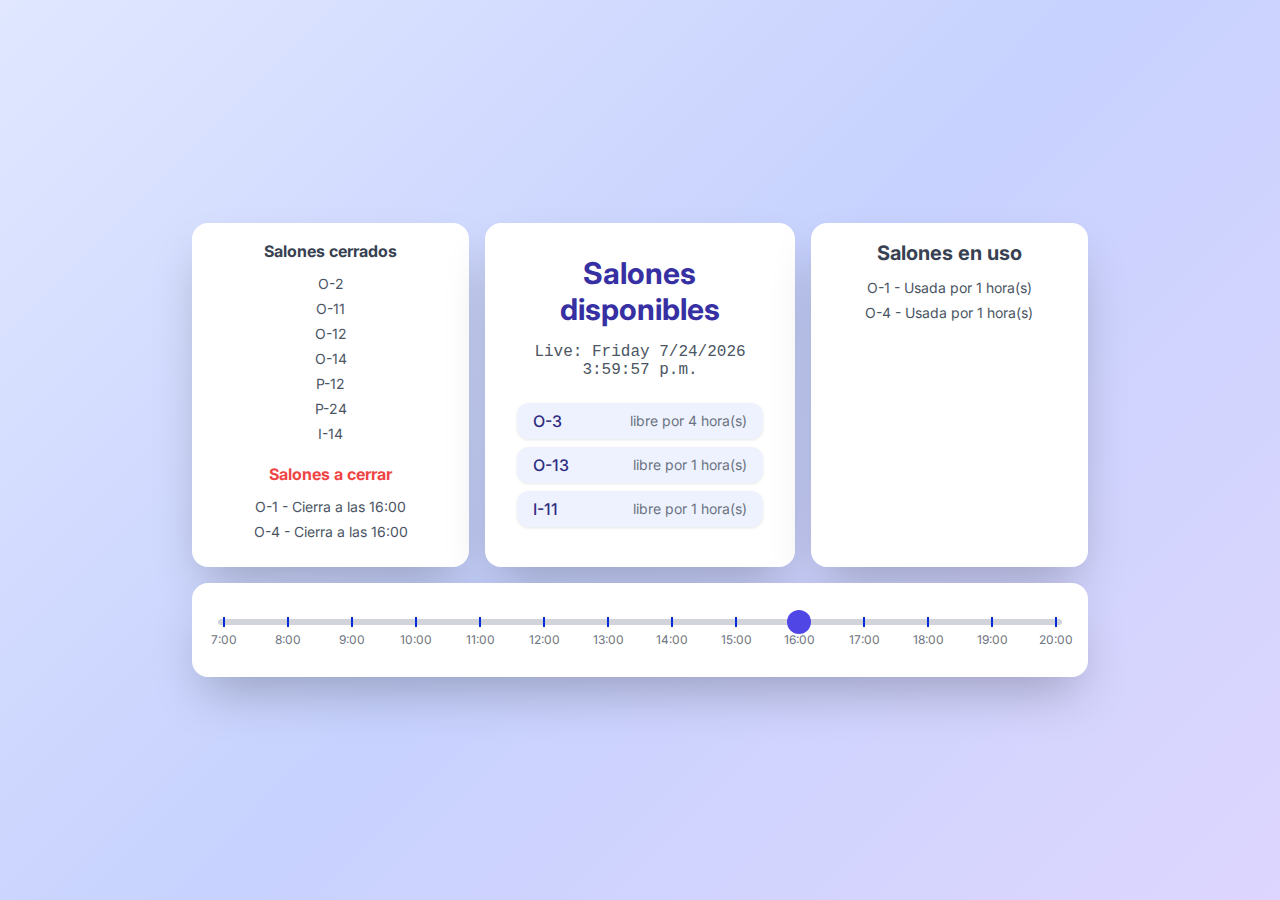
<file: index.html>
<!DOCTYPE html>
<html lang="en">

<head>
    <meta charset="UTF-8" />
    <meta name="viewport" content="width=device-width, initial-scale=1.0" />
    <title>Disponibilidad de Salones</title>
    <link rel="preconnect" href="https://fonts.googleapis.com" />
    <link rel="preconnect" href="https://fonts.gstatic.com" crossorigin />
    <link href="https://fonts.googleapis.com/css2?family=Inter:wght@400;500;700&display=swap" rel="stylesheet" />
    <link rel="stylesheet" href="styles.css" />
</head>

<body>
    <div id="app-wrapper">
        <div id="main-widgets-container">
            <div id="rooms-status-container" class="card card-small fade-in show hidden">
                <div id="closed-rooms-container" class="sub-widget hidden">
                    <h2 class="text-nm font-bold mb-2 text-gray-700">
                        Salones cerrados
                    </h2>
                    <ul id="closed-rooms-list" class="small-list"></ul>
                </div>

                <div id="closing-soon-rooms-container" class="sub-widget hidden">
                    <h2 class="text-nm font-bold mb-2 text-red-500">
                        Salones a cerrar
                    </h2>
                    <ul id="closing-soon-rooms-list" class="small-list"></ul>
                </div>
            </div>

            <div id="app-container" class="card fade-in show">
                <h1 class="text-3xl font-bold mb-4 text-indigo-700">
                    Salones disponibles
                </h1>
                <p id="now-info" class="mb-6 text-gray-600 font-mono">Loading...</p>
                <div id="room-list-container">
                    <p id="no-rooms-message" class="text-red-500 font-semibold hidden">
                        No hay salones disponibles
                    </p>
                    <ul id="best-rooms-list" class="room-list"></ul>
                </div>
            </div>

            <div id="classes-in-use-container" class="card card-small fade-in show hidden">
                <h2 class="text-xl font-bold mb-2 text-gray-700">
                    Salones en uso
                </h2>
                <ul id="classes-in-use-list" class="small-list"></ul>
            </div>
        </div>

        <div id="ribbon-card" class="card fade-in show" style="padding-top: 1.5rem; padding-bottom: 1rem">
            <div id="controls-container" class="controls-container">
                <div id="time-ribbon-container">
                    <div id="time-marks-container"></div>
                    <div id="ribbon-track"></div>
                    <div id="ribbon-handle"></div>
                </div>
                <div id="manual-date-controls" class="hidden">
                    <div id="day-switcher-container">
                        <button id="prev-day" class="btn btn-indigo">&lt;</button>
                        <span id="manual-weekday" class="font-bold text-gray-700"></span>
                        <button id="next-day" class="btn btn-indigo">&gt;</button>
                    </div>
                    <div class="revert-button-container">
                        <button id="revert-auto-btn" class="btn btn-indigo">
                            Revertir a automático
                        </button>
                    </div>
                </div>
            </div>
        </div>
    </div>
    <script src="app.js"></script>
</body>


</html>
</file>
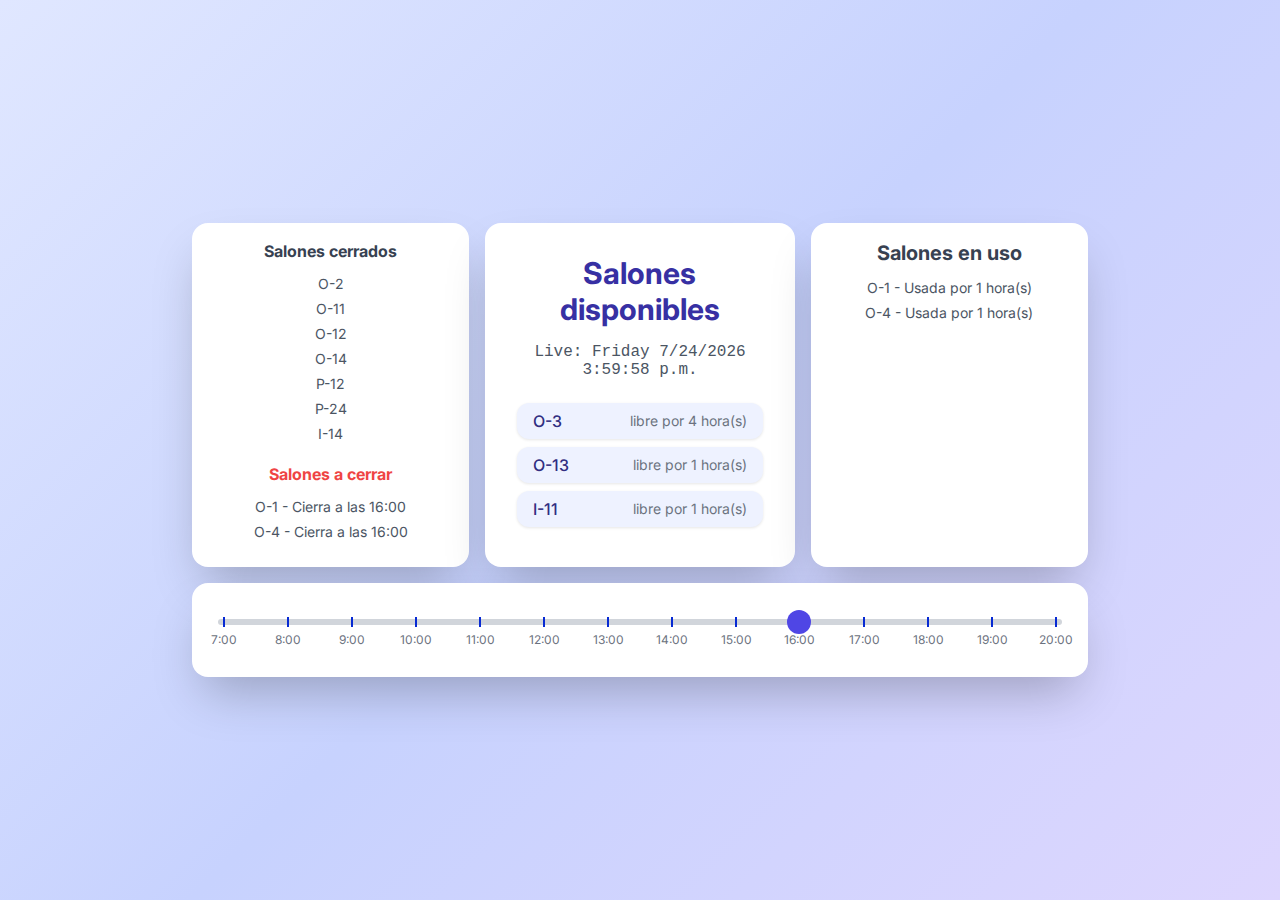
<file: AVRv4.html>
<!DOCTYPE html>
<html lang="en">

<head>
    <meta charset="UTF-8" />
    <meta name="viewport" content="width=device-width, initial-scale=1.0" />
    <title>Disponibilidad de Salones</title>
    <link rel="preconnect" href="https://fonts.googleapis.com" />
    <link rel="preconnect" href="https://fonts.gstatic.com" crossorigin />
    <link href="https://fonts.googleapis.com/css2?family=Inter:wght@400;500;700&display=swap" rel="stylesheet" />
    <link rel="stylesheet" href="AVR4_styles.css" />
</head>

<body>
    <div id="app-wrapper">
        <div id="main-widgets-container">
            <div id="rooms-status-container" class="card card-small fade-in show hidden">
                <div id="closed-rooms-container" class="sub-widget hidden">
                    <h2 class="text-nm font-bold mb-2 text-gray-700">
                        Salones cerrados
                    </h2>
                    <ul id="closed-rooms-list" class="small-list"></ul>
                </div>

                <div id="closing-soon-rooms-container" class="sub-widget hidden">
                    <h2 class="text-nm font-bold mb-2 text-red-500">
                        Salones a cerrar
                    </h2>
                    <ul id="closing-soon-rooms-list" class="small-list"></ul>
                </div>
            </div>

            <div id="app-container" class="card fade-in show">
                <h1 class="text-3xl font-bold mb-4 text-indigo-700">
                    Salones disponibles
                </h1>
                <p id="now-info" class="mb-6 text-gray-600 font-mono">Loading...</p>
                <div id="room-list-container">
                    <p id="no-rooms-message" class="text-red-500 font-semibold hidden">
                        No hay salones disponibles
                    </p>
                    <ul id="best-rooms-list" class="room-list"></ul>
                </div>
            </div>

            <div id="classes-in-use-container" class="card card-small fade-in show hidden">
                <h2 class="text-xl font-bold mb-2 text-gray-700">
                    Salones en uso
                </h2>
                <ul id="classes-in-use-list" class="small-list"></ul>
            </div>
        </div>

        <div id="ribbon-card" class="card fade-in show" style="padding-top: 1.5rem; padding-bottom: 1rem">
            <div id="controls-container" class="controls-container">
                <div id="time-ribbon-container">
                    <div id="time-marks-container"></div>
                    <div id="ribbon-track"></div>
                    <div id="ribbon-handle"></div>
                </div>
                <div id="manual-date-controls" class="hidden">
                    <div id="day-switcher-container">
                        <button id="prev-day" class="btn btn-indigo">&lt;</button>
                        <span id="manual-weekday" class="font-bold text-gray-700"></span>
                        <button id="next-day" class="btn btn-indigo">&gt;</button>
                    </div>
                    <div class="revert-button-container">
                        <button id="revert-auto-btn" class="btn btn-indigo">
                            Revertir a automático
                        </button>
                    </div>
                </div>
            </div>
        </div>
    </div>
    <script src="AVR4_app.js"></script>
</body>

</html>
</file>
<file: styles.css>
/* CSS Reset and Base Styles */
* {
    margin: 0;
    padding: 0;
    box-sizing: border-box;
}

body {
    font-family: "Inter", -apple-system, BlinkMacSystemFont, "Segoe UI",
        Roboto, sans-serif;
    padding: 1.5rem;
    min-height: 100vh;
    background: linear-gradient(135deg,
            #e0e7ff 0%,
            #c7d2fe 50%,
            #ddd6fe 100%);
    display: flex;
    flex-direction: column;
    align-items: center;
    justify-content: center;
}

/* Animation Keyframes */
@keyframes fadeIn {
    from {
        opacity: 0;
        transform: translateY(20px);
    }

    to {
        opacity: 1;
        transform: translateY(0);
    }
}

@keyframes slideInUp {
    from {
        opacity: 0;
        transform: translateY(20px);
    }

    to {
        opacity: 1;
        transform: translateY(0);
    }
}

/* Layout Components */
.fade-in {
    animation: fadeIn 1s ease-in-out forwards;
}

#app-wrapper {
    display: flex;
    flex-direction: column;
    gap: 1rem;
    width: 100%;
    max-width: 32rem;
    justify-content: center;
    transition: max-width 0.3s ease;
}

#app-wrapper.max-w-2xl {
    max-width: 42rem;
}

#app-wrapper.max-w-4xl {
    max-width: 56rem;
}

#main-widgets-container {
    display: flex;
    flex-direction: column;
    gap: 1rem;
    width: 100%;
}

@media (min-width: 640px) {
    #main-widgets-container {
        flex-direction: row;
        gap: 1rem;
    }

    #main-widgets-container>div {
        flex: 1;
    }
}

/* Card Components */
.card {
    background: white;
    box-shadow: 0 25px 50px -12px rgba(0, 0, 0, 0.25);
    border-radius: 1rem;
    padding: 2rem;
    text-align: center;
    opacity: 0;
}

.card.show {
    opacity: 1;
}

.card-small {
    padding: 1rem;
}

.hidden {
    display: none !important;
}

/* Typography */
.text-3xl {
    font-size: 1.875rem;
    line-height: 2.25rem;
}

.text-xl {
    font-size: 1.25rem;
    line-height: 1.75rem;
}

.text-nm {
    font-size: 1rem;
    line-height: 1.5rem;
}

.text-sm {
    font-size: 0.875rem;
    line-height: 1.25rem;
}

.font-bold {
    font-weight: 700;
}

.font-semibold {
    font-weight: 600;
}

.font-medium {
    font-weight: 500;
}

.font-normal {
    font-weight: 400;
}

.font-mono {
    font-family: ui-monospace, SFMono-Regular, "SF Mono", Consolas,
        "Liberation Mono", Menlo, monospace;
}

/* Colors */
.text-indigo-700 {
    color: #3730a3;
}

.text-gray-600 {
    color: #4b5563;
}

.text-gray-700 {
    color: #374151;
}

.text-gray-500 {
    color: #6b7280;
}

.text-red-500 {
    color: #ef4444;
}

/* Spacing */
.mb-2 {
    margin-bottom: 0.5rem;
}

.mb-4 {
    margin-bottom: 1rem;
}

.mb-6 {
    margin-bottom: 1.5rem;
}

/* Button Styles */
.btn {
    font-weight: 700;
    padding: 0.5rem 1rem;
    border-radius: 0.75rem;
    transition: all 0.3s ease;
    border: none;
    cursor: pointer;
    display: inline-block;
    text-align: center;
}

.btn-indigo {
    background-color: #6366f1;
    color: white;
}

.btn-indigo:hover {
    background-color: #4f46e5;
    transform: translateY(-1px);
    box-shadow: 0 4px 12px rgba(99, 102, 241, 0.4);
}

/* Lists */
.room-list {
    list-style: none;
    padding: 0;
    margin: 0;
}

.room-list>li {
    display: flex;
    width: 100%;
    justify-content: space-between;
    align-items: center;
    background: #eef2ff;
    border-radius: 0.75rem;
    padding: 0.5rem 1rem;
    margin-bottom: 0.5rem;
    box-shadow: 0 1px 3px 0 rgba(0, 0, 0, 0.1);
    color: #312e81;
    font-weight: 500;
    transition: all 300ms ease-in-out;
    animation: slideInUp 0.4s ease-out forwards;
}

li>div {
    display: flex;
    width: 100%;
    justify-content: space-between;
}

.room-list>li:hover {
    transform: scale(1.05);
    box-shadow: 0 4px 12px rgba(99, 102, 241, 0.2);
}

.small-list {
    list-style: none;
    padding: 0;
    margin: 0;
}

.small-list>li {
    padding: 0.25rem 0;
    font-size: 0.875rem;
    color: #4b5563;
}

/* Form Controls & Time Ribbon/Calendar Styles */
.controls-container {
    display: flex;
    flex-direction: column;
    align-items: center;
    width: 100%;
}

/* --- REVISED RIBBON STYLES --- */

/* --- CORRECTED RIBBON STYLES (Z-INDEX FIX) --- */

/* Reverted container to the simpler, centered layout */
#time-ribbon-container {
    position: relative;
    width: 100%;
    height: 30px;
    margin-bottom: 1.5rem;
}

#ribbon-track {
    position: absolute;
    top: 50%;
    left: -6px;
    right: -6px;
    height: 6px;
    background-color: #d1d5db;
    border-radius: 3px;
    transform: translateY(-50%);
    z-index: 1;
    /* Layer 1: The bottom */
}

#ribbon-handle {
    position: absolute;
    top: 50%;
    /* Centered again */
    left: 12px;
    width: 24px;
    height: 24px;
    background-color: #4f46e5;
    border-radius: 50%;
    transform: translate(-50%, -50%);
    cursor: grab;
    transition: box-shadow 0.2s ease;
    z-index: 3;
    /* Layer 3: The very top */
}

#ribbon-handle:hover {
    cursor: grabbing;
    box-shadow: 0 0 0 8px rgba(99, 102, 241, 0.2);
}

#time-marks-container {
    position: absolute;
    top: 0;
    left: 0;
    right: 0;
    bottom: 0;
    pointer-events: none;
    /* Keeps it from blocking the handle */
    z-index: 2;
    /* Layer 2: On top of the track, but below the handle */
}

.time-mark {
    position: absolute;
    top: 50%;
    /* Centered with the track */
    transform: translate(-50%, -50%);
    height: 10px;
    /* A little taller to make the overlap clear */
    width: 2px;
    background-color: #072ad3;
}

.time-label {
    position: absolute;
    top: 25px;
    /* Positioned below the ribbon again */
    transform: translateX(-50%);
    font-size: 0.75rem;
    color: #6b7280;
}

/* --- END REVISED STYLES --- */

#manual-date-controls {
    display: flex;
    flex-direction: row;
    /* Change to row to align items horizontally */
    gap: 1.5rem;
    align-items: center;
    /* Center items vertically */
    justify-content: center;
    margin-top: 1rem;
    width: 100%;
}

/* New Day Switcher styles */
#day-switcher-container {
    display: flex;
    align-items: center;
    gap: 0.5rem;
}

#day-switcher-container .btn {
    padding: 0.25rem 0.5rem;
    font-size: 0.875rem;
}


.revert-button-container {
    padding-top: 0;
    /* Remove top padding for better alignment */
}

/* Responsive adjustments */
@media (max-width: 640px) {
    body {
        padding: 1rem;
    }

    .card {
        padding: 1.5rem;
    }

    .text-3xl {
        font-size: 1.5rem;
        line-height: 2rem;
    }

    #manual-date-controls {
        flex-direction: column;
        align-items: center;
        gap: 1rem;
    }
}

/* Add to the end of the file */
.sub-widget:not(:first-child) {
    margin-top: 1rem;
}

#rooms-status-container {
    /* Use flexbox to organize the child divs */
    display: flex;
    flex-direction: column;
}
</file>
<file: AVR4_styles.css>
/* CSS Reset and Base Styles */
* {
    margin: 0;
    padding: 0;
    box-sizing: border-box;
}

body {
    font-family: "Inter", -apple-system, BlinkMacSystemFont, "Segoe UI",
        Roboto, sans-serif;
    padding: 1.5rem;
    min-height: 100vh;
    background: linear-gradient(135deg,
            #e0e7ff 0%,
            #c7d2fe 50%,
            #ddd6fe 100%);
    display: flex;
    flex-direction: column;
    align-items: center;
    justify-content: center;
}

/* Animation Keyframes */
@keyframes fadeIn {
    from {
        opacity: 0;
        transform: translateY(20px);
    }

    to {
        opacity: 1;
        transform: translateY(0);
    }
}

@keyframes slideInUp {
    from {
        opacity: 0;
        transform: translateY(20px);
    }

    to {
        opacity: 1;
        transform: translateY(0);
    }
}

/* Layout Components */
.fade-in {
    animation: fadeIn 1s ease-in-out forwards;
}

#app-wrapper {
    display: flex;
    flex-direction: column;
    gap: 1rem;
    width: 100%;
    max-width: 32rem;
    justify-content: center;
    transition: max-width 0.3s ease;
}

#app-wrapper.max-w-2xl {
    max-width: 42rem;
}

#app-wrapper.max-w-4xl {
    max-width: 56rem;
}

#main-widgets-container {
    display: flex;
    flex-direction: column;
    gap: 1rem;
    width: 100%;
}

@media (min-width: 640px) {
    #main-widgets-container {
        flex-direction: row;
        gap: 1rem;
    }

    #main-widgets-container>div {
        flex: 1;
    }
}

/* Card Components */
.card {
    background: white;
    box-shadow: 0 25px 50px -12px rgba(0, 0, 0, 0.25);
    border-radius: 1rem;
    padding: 2rem;
    text-align: center;
    opacity: 0;
}

.card.show {
    opacity: 1;
}

.card-small {
    padding: 1rem;
}

.hidden {
    display: none !important;
}

/* Typography */
.text-3xl {
    font-size: 1.875rem;
    line-height: 2.25rem;
}

.text-xl {
    font-size: 1.25rem;
    line-height: 1.75rem;
}

.text-nm {
    font-size: 1rem;
    line-height: 1.5rem;
}

.text-sm {
    font-size: 0.875rem;
    line-height: 1.25rem;
}

.font-bold {
    font-weight: 700;
}

.font-semibold {
    font-weight: 600;
}

.font-medium {
    font-weight: 500;
}

.font-normal {
    font-weight: 400;
}

.font-mono {
    font-family: ui-monospace, SFMono-Regular, "SF Mono", Consolas,
        "Liberation Mono", Menlo, monospace;
}

/* Colors */
.text-indigo-700 {
    color: #3730a3;
}

.text-gray-600 {
    color: #4b5563;
}

.text-gray-700 {
    color: #374151;
}

.text-gray-500 {
    color: #6b7280;
}

.text-red-500 {
    color: #ef4444;
}

/* Spacing */
.mb-2 {
    margin-bottom: 0.5rem;
}

.mb-4 {
    margin-bottom: 1rem;
}

.mb-6 {
    margin-bottom: 1.5rem;
}

/* Button Styles */
.btn {
    font-weight: 700;
    padding: 0.5rem 1rem;
    border-radius: 0.75rem;
    transition: all 0.3s ease;
    border: none;
    cursor: pointer;
    display: inline-block;
    text-align: center;
}

.btn-indigo {
    background-color: #6366f1;
    color: white;
}

.btn-indigo:hover {
    background-color: #4f46e5;
    transform: translateY(-1px);
    box-shadow: 0 4px 12px rgba(99, 102, 241, 0.4);
}

/* Lists */
.room-list {
    list-style: none;
    padding: 0;
    margin: 0;
}

.room-list>li {
    display: flex;
    width: 100%;
    justify-content: space-between;
    align-items: center;
    background: #eef2ff;
    border-radius: 0.75rem;
    padding: 0.5rem 1rem;
    margin-bottom: 0.5rem;
    box-shadow: 0 1px 3px 0 rgba(0, 0, 0, 0.1);
    color: #312e81;
    font-weight: 500;
    transition: all 300ms ease-in-out;
    animation: slideInUp 0.4s ease-out forwards;
}

li>div {
    display: flex;
    width: 100%;
    justify-content: space-between;
}

.room-list>li:hover {
    transform: scale(1.05);
    box-shadow: 0 4px 12px rgba(99, 102, 241, 0.2);
}

.small-list {
    list-style: none;
    padding: 0;
    margin: 0;
}

.small-list>li {
    padding: 0.25rem 0;
    font-size: 0.875rem;
    color: #4b5563;
}

/* Form Controls & Time Ribbon/Calendar Styles */
.controls-container {
    display: flex;
    flex-direction: column;
    align-items: center;
    width: 100%;
}

/* --- REVISED RIBBON STYLES --- */

/* --- CORRECTED RIBBON STYLES (Z-INDEX FIX) --- */

/* Reverted container to the simpler, centered layout */
#time-ribbon-container {
    position: relative;
    width: 100%;
    height: 30px;
    margin-bottom: 1.5rem;
}

#ribbon-track {
    position: absolute;
    top: 50%;
    left: -6px;
    right: -6px;
    height: 6px;
    background-color: #d1d5db;
    border-radius: 3px;
    transform: translateY(-50%);
    z-index: 1;
    /* Layer 1: The bottom */
}

#ribbon-handle {
    position: absolute;
    top: 50%;
    /* Centered again */
    left: 12px;
    width: 24px;
    height: 24px;
    background-color: #4f46e5;
    border-radius: 50%;
    transform: translate(-50%, -50%);
    cursor: grab;
    transition: box-shadow 0.2s ease;
    z-index: 3;
    /* Layer 3: The very top */
}

#ribbon-handle:hover {
    cursor: grabbing;
    box-shadow: 0 0 0 8px rgba(99, 102, 241, 0.2);
}

#time-marks-container {
    position: absolute;
    top: 0;
    left: 0;
    right: 0;
    bottom: 0;
    pointer-events: none;
    /* Keeps it from blocking the handle */
    z-index: 2;
    /* Layer 2: On top of the track, but below the handle */
}

.time-mark {
    position: absolute;
    top: 50%;
    /* Centered with the track */
    transform: translate(-50%, -50%);
    height: 10px;
    /* A little taller to make the overlap clear */
    width: 2px;
    background-color: #072ad3;
}

.time-label {
    position: absolute;
    top: 25px;
    /* Positioned below the ribbon again */
    transform: translateX(-50%);
    font-size: 0.75rem;
    color: #6b7280;
}

/* --- END REVISED STYLES --- */

#manual-date-controls {
    display: flex;
    flex-direction: row;
    /* Change to row to align items horizontally */
    gap: 1.5rem;
    align-items: center;
    /* Center items vertically */
    justify-content: center;
    margin-top: 1rem;
    width: 100%;
}

/* New Day Switcher styles */
#day-switcher-container {
    display: flex;
    align-items: center;
    gap: 0.5rem;
}

#day-switcher-container .btn {
    padding: 0.25rem 0.5rem;
    font-size: 0.875rem;
}


.revert-button-container {
    padding-top: 0;
    /* Remove top padding for better alignment */
}

/* Responsive adjustments */
@media (max-width: 640px) {
    body {
        padding: 1rem;
    }

    .card {
        padding: 1.5rem;
    }

    .text-3xl {
        font-size: 1.5rem;
        line-height: 2rem;
    }

    #manual-date-controls {
        flex-direction: column;
        align-items: center;
        gap: 1rem;
    }
}

/* Add to the end of the file */
.sub-widget:not(:first-child) {
    margin-top: 1rem;
}

#rooms-status-container {
    /* Use flexbox to organize the child divs */
    display: flex;
    flex-direction: column;
}
</file>
